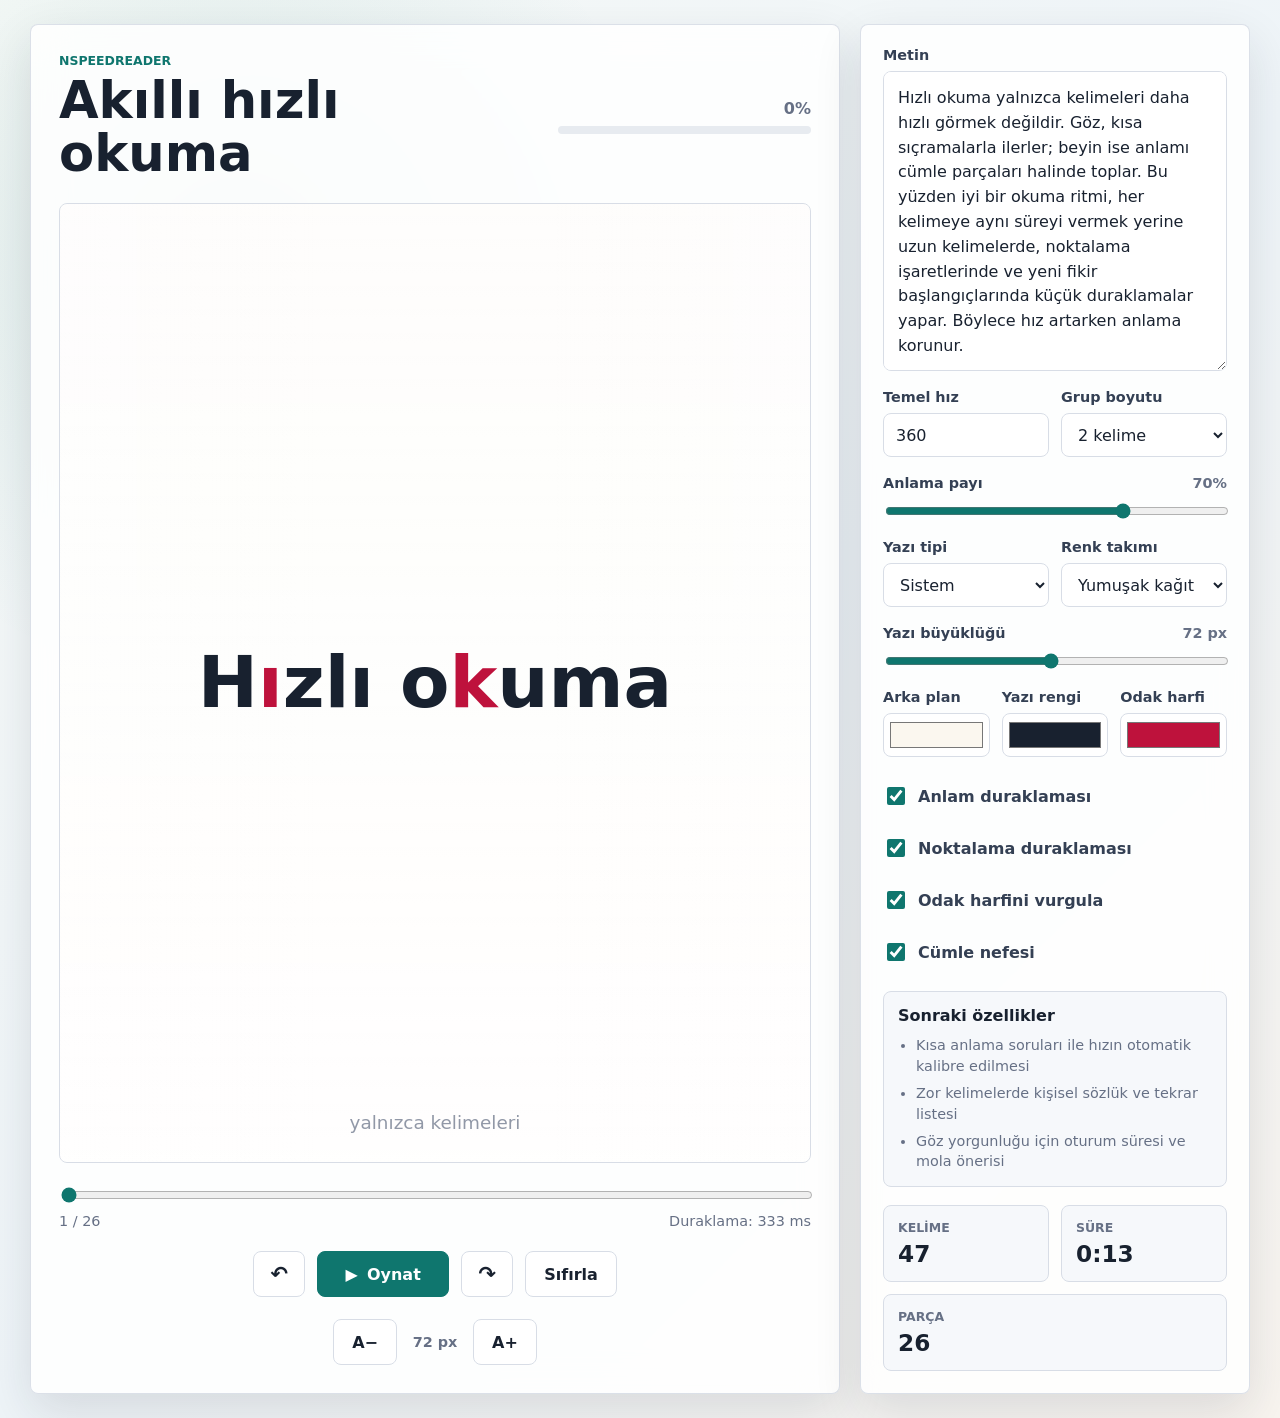
<file: index.html>
<!doctype html>
<html lang="tr">
  <head>
    <meta charset="utf-8" />
    <meta name="viewport" content="width=device-width, initial-scale=1" />
    <title>NSpeedReader</title>
    <link rel="stylesheet" href="styles.css" />
  </head>
  <body>
    <main class="app-shell">
      <section class="reader-panel" aria-label="Okuma paneli">
        <header class="topbar">
          <div>
            <p class="eyebrow">NSpeedReader</p>
            <h1>Akıllı hızlı okuma</h1>
          </div>
          <div class="progress-card" aria-label="İlerleme">
            <span id="progressLabel">0%</span>
            <div class="progress-track">
              <div id="progressBar" class="progress-fill"></div>
            </div>
          </div>
        </header>

        <div class="stage" aria-live="polite">
          <div id="previousText" class="context previous"></div>
          <div id="wordDisplay" class="word-display">Başlat</div>
          <div id="nextText" class="context next"></div>
        </div>

        <div class="timeline">
          <input id="positionSlider" type="range" min="0" max="0" value="0" aria-label="Konum" />
          <div class="meta-row">
            <span id="positionLabel">0 / 0</span>
            <span id="pauseLabel">Duraklama: 0 ms</span>
          </div>
        </div>

        <div class="controls" aria-label="Kontroller">
          <button id="backBtn" class="icon-button" type="button" title="Geri al" aria-label="Geri al">
            <span aria-hidden="true">↶</span>
          </button>
          <button id="playBtn" class="primary-button" type="button">
            <span id="playIcon" aria-hidden="true">▶</span>
            <span id="playText">Oynat</span>
          </button>
          <button id="forwardBtn" class="icon-button" type="button" title="İleri al" aria-label="İleri al">
            <span aria-hidden="true">↷</span>
          </button>
          <button id="resetBtn" class="ghost-button" type="button">Sıfırla</button>
        </div>

        <div class="quick-bar" aria-label="Hızlı ayarlar">
          <button id="fontDownBtn" class="ghost-button" type="button" aria-label="Yazıyı küçült">A−</button>
          <span id="quickFontSize" class="quick-size">72 px</span>
          <button id="fontUpBtn" class="ghost-button" type="button" aria-label="Yazıyı büyüt">A+</button>
          <button id="settingsToggle" class="ghost-button settings-toggle" type="button" aria-expanded="false" aria-controls="settingsPanel">☰ Ayarlar</button>
        </div>
      </section>

      <div id="settingsBackdrop" class="settings-backdrop" hidden></div>
      <aside id="settingsPanel" class="settings-panel" aria-label="Ayarlar">
        <div class="sheet-header">
          <strong>Ayarlar</strong>
          <button id="settingsClose" class="ghost-button" type="button" aria-label="Ayarları kapat">Kapat</button>
        </div>
        <label class="field-block">
          <span>Metin</span>
          <textarea id="sourceText" spellcheck="false"></textarea>
        </label>

        <div class="setting-grid">
          <label class="field-block">
            <span>Temel hız</span>
            <input id="wpmInput" type="number" min="80" max="900" step="10" value="360" />
          </label>
          <label class="field-block">
            <span>Grup boyutu</span>
            <select id="groupSize">
              <option value="1">1 kelime</option>
              <option value="2" selected>2 kelime</option>
              <option value="3">3 kelime</option>
              <option value="auto">Otomatik</option>
            </select>
          </label>
        </div>

        <div class="slider-block">
          <div class="slider-label">
            <span>Anlama payı</span>
            <strong id="comprehensionValue">70%</strong>
          </div>
          <input id="comprehensionInput" type="range" min="0" max="100" value="70" />
        </div>

        <div class="setting-grid">
          <label class="field-block">
            <span>Yazı tipi</span>
            <select id="fontFamilyInput">
              <option value="system" selected>Sistem</option>
              <option value="serif">Serif</option>
              <option value="mono">Mono</option>
              <option value="dyslexic">Disleksi dostu</option>
            </select>
          </label>
          <label class="field-block">
            <span>Renk takımı</span>
            <select id="themeInput">
              <option value="paper" selected>Yumuşak kağıt</option>
              <option value="warm">Sıcak krem</option>
              <option value="sage">Adaçayı</option>
              <option value="night">Gece</option>
              <option value="custom">Özel</option>
            </select>
          </label>
        </div>

        <div class="slider-block">
          <div class="slider-label">
            <span>Yazı büyüklüğü</span>
            <strong id="fontSizeValue">72 px</strong>
          </div>
          <input id="fontSizeInput" type="range" min="20" max="128" step="2" value="72" />
        </div>

        <div class="color-grid">
          <label class="field-block">
            <span>Arka plan</span>
            <input id="backgroundColorInput" type="color" value="#fbf7ef" />
          </label>
          <label class="field-block">
            <span>Yazı rengi</span>
            <input id="textColorInput" type="color" value="#18212f" />
          </label>
          <label class="field-block">
            <span>Odak harfi</span>
            <input id="focusColorInput" type="color" value="#be123c" />
          </label>
        </div>

        <div class="toggle-row">
          <label>
            <input id="semanticPauseInput" type="checkbox" checked />
            <span>Anlam duraklaması</span>
          </label>
          <label>
            <input id="punctuationPauseInput" type="checkbox" checked />
            <span>Noktalama duraklaması</span>
          </label>
          <label>
            <input id="focusLetterInput" type="checkbox" checked />
            <span>Odak harfini vurgula</span>
          </label>
          <label>
            <input id="breathingPauseInput" type="checkbox" checked />
            <span>Cümle nefesi</span>
          </label>
        </div>

        <section class="suggestion-panel" aria-label="Geliştirme önerileri">
          <h2>Sonraki özellikler</h2>
          <ul>
            <li>Kısa anlama soruları ile hızın otomatik kalibre edilmesi</li>
            <li>Zor kelimelerde kişisel sözlük ve tekrar listesi</li>
            <li>Göz yorgunluğu için oturum süresi ve mola önerisi</li>
          </ul>
        </section>

        <div class="stats-grid" aria-label="Okuma istatistikleri">
          <div>
            <span>Kelime</span>
            <strong id="wordCount">0</strong>
          </div>
          <div>
            <span>Süre</span>
            <strong id="durationLabel">0:00</strong>
          </div>
          <div>
            <span>Parça</span>
            <strong id="chunkCount">0</strong>
          </div>
        </div>
      </aside>
    </main>

    <script src="app.js"></script>
  </body>
</html>
</file>
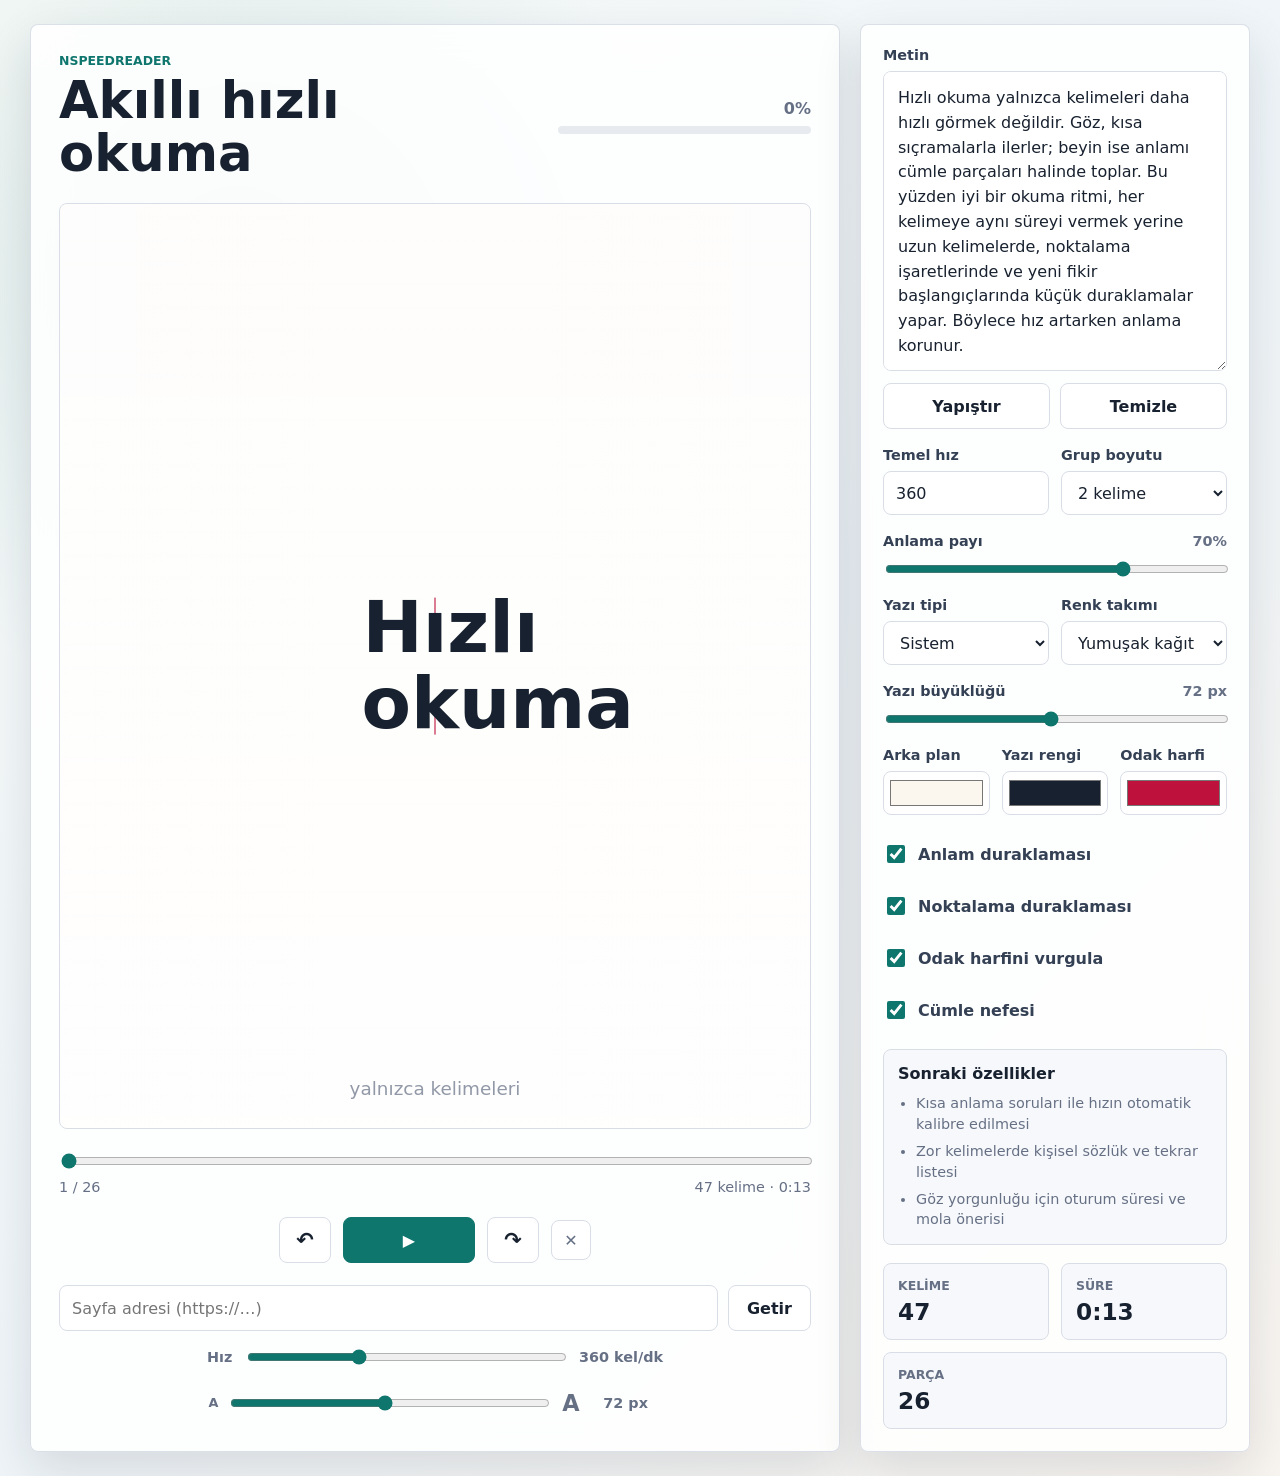
<file: public/index.html>
<!doctype html>
<html lang="tr">
  <head>
    <meta charset="utf-8" />
    <meta name="viewport" content="width=device-width, initial-scale=1" />
    <title>NSpeedReader</title>
    <link rel="stylesheet" href="styles.css" />
  </head>
  <body>
    <main class="app-shell">
      <section class="reader-panel" aria-label="Okuma paneli">
        <header class="topbar">
          <div>
            <p class="eyebrow">NSpeedReader</p>
            <h1>Akıllı hızlı okuma</h1>
          </div>
          <div class="progress-card" aria-label="İlerleme">
            <span id="progressLabel">0%</span>
            <div class="progress-track">
              <div id="progressBar" class="progress-fill"></div>
            </div>
          </div>
        </header>

        <div class="stage" aria-live="polite">
          <div id="previousText" class="context previous"></div>
          <div id="wordDisplay" class="word-display">Başlat</div>
          <div id="nextText" class="context next"></div>
        </div>

        <div class="timeline">
          <input id="positionSlider" type="range" min="0" max="0" value="0" aria-label="Konum" />
          <div class="meta-row">
            <span id="positionLabel">0 / 0</span>
            <span id="miniStats" class="mini-stats">0 kelime · 0:00</span>
          </div>
        </div>

        <div class="controls" aria-label="Kontroller">
          <button id="backBtn" class="icon-button" type="button" title="Geri al" aria-label="Geri al">
            <span aria-hidden="true">↶</span>
          </button>
          <button id="playBtn" class="primary-button" type="button" title="Oynat / Duraklat" aria-label="Oynat">
            <span id="playIcon" aria-hidden="true">▶</span>
          </button>
          <button id="forwardBtn" class="icon-button" type="button" title="İleri al" aria-label="İleri al">
            <span aria-hidden="true">↷</span>
          </button>
          <button id="resetBtn" class="icon-button reset-button" type="button" title="Sıfırla: metni temizle" aria-label="Sıfırla">
            <span aria-hidden="true">✕</span>
          </button>
        </div>

        <div class="quick-bar" aria-label="Hızlı ayarlar">
          <div class="url-import">
          <input id="urlInput" type="url" inputmode="url" autocomplete="off" placeholder="Sayfa adresi (https://…)" aria-label="Sayfa adresi" />
          <button id="urlBtn" class="ghost-button" type="button">Getir</button>
        </div>
        <p id="urlStatus" class="url-status" role="status" hidden></p>
          <div class="quick-row">
            <span class="quick-label">Hız</span>
            <input id="quickWpmRange" class="quick-range" type="range" min="80" max="900" step="10" value="360" aria-label="Okuma hızı" />
            <span id="quickWpm" class="quick-size">360 kel/dk</span>
          </div>
          <div class="quick-row">
            <span class="quick-a quick-a-small" aria-hidden="true">A</span>
            <input id="quickFontRange" class="quick-range" type="range" min="20" max="128" step="2" value="72" aria-label="Yazı büyüklüğü" />
            <span class="quick-a quick-a-big" aria-hidden="true">A</span>
            <span id="quickFontSize" class="quick-size">72 px</span>
            <button id="settingsToggle" class="ghost-button settings-toggle" type="button" aria-expanded="false" aria-controls="settingsPanel" aria-label="Ayarlar">☰</button>
          </div>
        </div>
      </section>

      <div id="settingsBackdrop" class="settings-backdrop" hidden></div>
      <aside id="settingsPanel" class="settings-panel" aria-label="Ayarlar">
        <div class="sheet-header">
          <strong>Ayarlar</strong>
          <button id="settingsClose" class="ghost-button" type="button" aria-label="Ayarları kapat">Kapat</button>
        </div>
        <label class="field-block">
          <span>Metin</span>
          <textarea id="sourceText" spellcheck="false" placeholder="Okumak istediğiniz metni buraya yapıştırın…"></textarea>
        </label>
        <div class="text-actions">
          <button id="pasteBtn" class="ghost-button" type="button">Yapıştır</button>
          <button id="clearBtn" class="ghost-button" type="button">Temizle</button>
        </div>

        <div class="setting-grid">
          <label class="field-block">
            <span>Temel hız</span>
            <input id="wpmInput" type="number" min="80" max="900" step="10" value="360" />
          </label>
          <label class="field-block">
            <span>Grup boyutu</span>
            <select id="groupSize">
              <option value="1">1 kelime</option>
              <option value="2" selected>2 kelime</option>
              <option value="3">3 kelime</option>
              <option value="auto">Otomatik</option>
            </select>
          </label>
        </div>

        <div class="slider-block">
          <div class="slider-label">
            <span>Anlama payı</span>
            <strong id="comprehensionValue">70%</strong>
          </div>
          <input id="comprehensionInput" type="range" min="0" max="100" value="70" />
        </div>

        <div class="setting-grid">
          <label class="field-block">
            <span>Yazı tipi</span>
            <select id="fontFamilyInput">
              <option value="system" selected>Sistem</option>
              <option value="serif">Serif</option>
              <option value="mono">Mono</option>
              <option value="dyslexic">Disleksi dostu</option>
            </select>
          </label>
          <label class="field-block">
            <span>Renk takımı</span>
            <select id="themeInput">
              <option value="paper" selected>Yumuşak kağıt</option>
              <option value="warm">Sıcak krem</option>
              <option value="sage">Adaçayı</option>
              <option value="night">Gece</option>
              <option value="custom">Özel</option>
            </select>
          </label>
        </div>

        <div class="slider-block">
          <div class="slider-label">
            <span>Yazı büyüklüğü</span>
            <strong id="fontSizeValue">72 px</strong>
          </div>
          <input id="fontSizeInput" type="range" min="20" max="128" step="2" value="72" />
        </div>

        <div class="color-grid">
          <label class="field-block">
            <span>Arka plan</span>
            <input id="backgroundColorInput" type="color" value="#fbf7ef" />
          </label>
          <label class="field-block">
            <span>Yazı rengi</span>
            <input id="textColorInput" type="color" value="#18212f" />
          </label>
          <label class="field-block">
            <span>Odak harfi</span>
            <input id="focusColorInput" type="color" value="#be123c" />
          </label>
        </div>

        <div class="toggle-row">
          <label>
            <input id="semanticPauseInput" type="checkbox" checked />
            <span>Anlam duraklaması</span>
          </label>
          <label>
            <input id="punctuationPauseInput" type="checkbox" checked />
            <span>Noktalama duraklaması</span>
          </label>
          <label>
            <input id="focusLetterInput" type="checkbox" checked />
            <span>Odak harfini vurgula</span>
          </label>
          <label>
            <input id="breathingPauseInput" type="checkbox" checked />
            <span>Cümle nefesi</span>
          </label>
        </div>

        <section class="suggestion-panel" aria-label="Geliştirme önerileri">
          <h2>Sonraki özellikler</h2>
          <ul>
            <li>Kısa anlama soruları ile hızın otomatik kalibre edilmesi</li>
            <li>Zor kelimelerde kişisel sözlük ve tekrar listesi</li>
            <li>Göz yorgunluğu için oturum süresi ve mola önerisi</li>
          </ul>
        </section>

        <div class="stats-grid" aria-label="Okuma istatistikleri">
          <div>
            <span>Kelime</span>
            <strong id="wordCount">0</strong>
          </div>
          <div>
            <span>Süre</span>
            <strong id="durationLabel">0:00</strong>
          </div>
          <div>
            <span>Parça</span>
            <strong id="chunkCount">0</strong>
          </div>
        </div>
      </aside>
    </main>

    <script src="app.js"></script>
  </body>
</html>
</file>
<file: styles.css>
:root {
  color-scheme: light;
  --ink: #18212f;
  --muted: #667085;
  --line: #d8dde6;
  --surface: #f6f8fb;
  --panel: #ffffff;
  --page-start: #f7faf8;
  --page-mid: #eef4f8;
  --page-end: #f8f4ef;
  --reader-bg: #fbf7ef;
  --reader-text: #18212f;
  --reader-context: rgba(102, 112, 133, 0.72);
  --focus-letter: #be123c;
  --reader-font: Inter, ui-sans-serif, system-ui, -apple-system, BlinkMacSystemFont, "Segoe UI", sans-serif;
  --reader-size: 72px;
  --accent: #0f766e;
  --accent-strong: #115e59;
  --warm: #d97706;
  --danger: #be123c;
  --shadow: 0 18px 48px rgba(21, 32, 50, 0.12);
}

* {
  box-sizing: border-box;
}

body {
  margin: 0;
  min-height: 100vh;
  font-family: Inter, ui-sans-serif, system-ui, -apple-system, BlinkMacSystemFont, "Segoe UI", sans-serif;
  color: var(--ink);
  background:
    radial-gradient(circle at 18% 18%, rgba(15, 118, 110, 0.12), transparent 28%),
    linear-gradient(135deg, var(--page-start) 0%, var(--page-mid) 52%, var(--page-end) 100%);
}

button,
input,
textarea,
select {
  font: inherit;
}

button {
  cursor: pointer;
}

.app-shell {
  width: min(1220px, calc(100vw - 32px));
  min-height: calc(100vh - 48px);
  margin: 24px auto;
  display: grid;
  grid-template-columns: minmax(0, 1fr) 390px;
  gap: 20px;
  align-items: stretch;
}

.reader-panel,
.settings-panel {
  background: rgba(255, 255, 255, 0.86);
  border: 1px solid rgba(216, 221, 230, 0.9);
  box-shadow: var(--shadow);
  backdrop-filter: blur(18px);
}

.reader-panel {
  min-height: 680px;
  border-radius: 8px;
  padding: 28px;
  display: grid;
  grid-template-rows: auto minmax(260px, 1fr) auto auto;
  gap: 22px;
}

.settings-panel {
  border-radius: 8px;
  padding: 22px;
  display: flex;
  flex-direction: column;
  gap: 18px;
}

.topbar {
  display: flex;
  align-items: center;
  justify-content: space-between;
  gap: 20px;
}

.eyebrow {
  margin: 0 0 6px;
  color: var(--accent);
  font-size: 0.78rem;
  font-weight: 800;
  text-transform: uppercase;
}

h1 {
  margin: 0;
  font-size: clamp(1.85rem, 4vw, 3.3rem);
  line-height: 1.04;
  letter-spacing: 0;
}

.progress-card {
  width: min(260px, 35vw);
  display: grid;
  gap: 8px;
  color: var(--muted);
  font-weight: 700;
  text-align: right;
}

.progress-track {
  height: 8px;
  background: #e7ebf0;
  border-radius: 999px;
  overflow: hidden;
}

.progress-fill {
  width: 0%;
  height: 100%;
  background: linear-gradient(90deg, var(--accent), var(--warm));
}

.stage {
  position: relative;
  border-radius: 8px;
  border: 1px solid var(--line);
  background:
    linear-gradient(180deg, rgba(255, 255, 255, 0.78), rgba(255, 255, 255, 0.94)),
    linear-gradient(0deg, var(--reader-bg), var(--reader-bg));
  display: grid;
  place-items: center;
  padding: 38px;
  overflow: hidden;
}

.stage::before {
  content: "";
  position: absolute;
  inset: 0;
  pointer-events: none;
  background:
    linear-gradient(90deg, rgba(255, 255, 255, 0.24), transparent 34%, transparent 66%, rgba(255, 255, 255, 0.24)),
    linear-gradient(180deg, rgba(255, 255, 255, 0.16), transparent 28%, transparent 72%, rgba(255, 255, 255, 0.16));
}

.word-display {
  position: relative;
  z-index: 1;
  width: 100%;
  min-height: 120px;
  display: flex;
  flex-wrap: wrap;
  align-items: center;
  justify-content: center;
  text-align: center;
  color: var(--reader-text);
  font-family: var(--reader-font);
  font-size: clamp(20px, var(--reader-size), 128px);
  font-weight: 850;
  line-height: 1.05;
  letter-spacing: 0;
  overflow-wrap: anywhere;
}

.word-token {
  display: inline-block;
  white-space: nowrap;
}

.word-space {
  display: inline-block;
  width: 0.36em;
}

.focus-letter {
  color: var(--focus-letter);
}

.context {
  position: absolute;
  z-index: 1;
  left: 30px;
  right: 30px;
  color: var(--reader-context);
  font-family: var(--reader-font);
  font-size: clamp(0.95rem, 2vw, 1.15rem);
  text-align: center;
  min-height: 28px;
  white-space: nowrap;
  overflow: hidden;
  text-overflow: ellipsis;
}

.previous {
  top: 22px;
}

.next {
  bottom: 22px;
}

.timeline {
  display: grid;
  gap: 8px;
}

input[type="range"] {
  width: 100%;
  accent-color: var(--accent);
}

.meta-row,
.slider-label {
  display: flex;
  justify-content: space-between;
  gap: 12px;
  color: var(--muted);
  font-size: 0.9rem;
}

.controls {
  display: flex;
  align-items: center;
  justify-content: center;
  gap: 12px;
  flex-wrap: wrap;
}

.icon-button,
.primary-button,
.ghost-button {
  min-height: 46px;
  border-radius: 8px;
  border: 1px solid var(--line);
  background: #fff;
  color: var(--ink);
  font-weight: 800;
  transition: transform 160ms ease, background 160ms ease, border-color 160ms ease;
}

.icon-button {
  width: 52px;
  font-size: 1.3rem;
}

.primary-button {
  min-width: 132px;
  display: inline-flex;
  align-items: center;
  justify-content: center;
  gap: 9px;
  background: var(--accent);
  border-color: var(--accent);
  color: #fff;
}

.ghost-button {
  padding: 0 18px;
}

.icon-button:hover,
.primary-button:hover,
.ghost-button:hover {
  transform: translateY(-1px);
  border-color: var(--accent);
}

.primary-button:hover {
  background: var(--accent-strong);
}

.field-block {
  display: grid;
  gap: 8px;
}

.field-block span,
.slider-label span {
  color: #344054;
  font-size: 0.9rem;
  font-weight: 800;
}

textarea,
select,
input[type="number"],
input[type="color"] {
  width: 100%;
  border: 1px solid var(--line);
  border-radius: 8px;
  background: #fff;
  color: var(--ink);
  outline: none;
}

textarea {
  min-height: 300px;
  resize: vertical;
  padding: 14px;
  line-height: 1.55;
}

select,
input[type="number"],
input[type="color"] {
  min-height: 44px;
  padding: 0 12px;
}

input[type="color"] {
  padding: 4px;
}

textarea:focus,
select:focus,
input[type="number"]:focus,
input[type="color"]:focus {
  border-color: var(--accent);
  box-shadow: 0 0 0 3px rgba(15, 118, 110, 0.12);
}

.setting-grid,
.stats-grid,
.color-grid {
  display: grid;
  grid-template-columns: 1fr 1fr;
  gap: 12px;
}

.color-grid {
  grid-template-columns: repeat(3, 1fr);
}

.slider-block {
  display: grid;
  gap: 10px;
}

.toggle-row {
  display: grid;
  gap: 10px;
}

.toggle-row label {
  display: flex;
  align-items: center;
  gap: 10px;
  min-height: 42px;
  color: #344054;
  font-weight: 700;
}

.toggle-row input {
  width: 18px;
  height: 18px;
  accent-color: var(--accent);
}

.stats-grid {
  margin-top: auto;
}

.suggestion-panel {
  border: 1px solid var(--line);
  border-radius: 8px;
  padding: 14px;
  background: var(--surface);
}

.suggestion-panel h2 {
  margin: 0 0 10px;
  font-size: 1rem;
}

.suggestion-panel ul {
  margin: 0;
  padding-left: 18px;
  color: var(--muted);
  font-size: 0.9rem;
  line-height: 1.45;
}

.suggestion-panel li + li {
  margin-top: 6px;
}

.stats-grid div {
  border: 1px solid var(--line);
  border-radius: 8px;
  padding: 14px;
  background: var(--surface);
}

.stats-grid span {
  display: block;
  color: var(--muted);
  font-size: 0.78rem;
  font-weight: 800;
  text-transform: uppercase;
}

.stats-grid strong {
  display: block;
  margin-top: 5px;
  font-size: 1.45rem;
}

.stats-grid div:last-child {
  grid-column: 1 / -1;
}

.quick-bar {
  display: flex;
  align-items: center;
  justify-content: center;
  gap: 10px;
}

.quick-bar .ghost-button {
  min-width: 52px;
}

.quick-size {
  min-width: 56px;
  text-align: center;
  color: var(--muted);
  font-weight: 700;
  font-size: 0.9rem;
}

.settings-toggle,
.sheet-header,
.settings-backdrop {
  display: none;
}

@media (max-width: 940px) {
  .app-shell {
    grid-template-columns: 1fr;
  }

  .reader-panel {
    min-height: 560px;
  }

  .settings-toggle {
    display: inline-flex;
    align-items: center;
    margin-left: auto;
  }

  .settings-panel {
    position: fixed;
    left: 0;
    right: 0;
    bottom: 0;
    z-index: 20;
    max-height: 42vh;
    overflow-y: auto;
    overscroll-behavior: contain;
    border-radius: 16px 16px 0 0;
    background: var(--panel);
    transform: translateY(105%);
    visibility: hidden;
    transition: transform 220ms ease, visibility 220ms;
  }

  .settings-open .settings-panel {
    transform: translateY(0);
    visibility: visible;
  }

  .sheet-header {
    position: sticky;
    top: -22px;
    margin: -22px -22px 0;
    padding: 14px 22px;
    display: flex;
    align-items: center;
    justify-content: space-between;
    background: var(--panel);
    border-bottom: 1px solid var(--line);
    z-index: 1;
  }

  .settings-backdrop {
    position: fixed;
    inset: 0;
    z-index: 10;
    background: transparent;
  }

  .settings-open .settings-backdrop:not([hidden]) {
    display: block;
  }
}

@media (max-width: 620px) {
  .app-shell {
    width: min(100vw - 20px, 1220px);
    margin: 10px auto;
  }

  .reader-panel,
  .settings-panel {
    padding: 16px;
  }

  .reader-panel {
    min-height: calc(100vh - 20px);
    grid-template-rows: auto minmax(200px, 1fr) auto auto auto;
    gap: 16px;
  }

  .sheet-header {
    top: -16px;
    margin: -16px -16px 0;
    padding: 12px 16px;
  }

  .quick-bar {
    flex-wrap: wrap;
  }

  h1 {
    font-size: 1.5rem;
  }

  .word-space {
    width: 0.3em;
  }

  .topbar {
    align-items: flex-start;
    flex-direction: column;
  }

  .progress-card {
    width: 100%;
    text-align: left;
  }

  .stage {
    padding: 28px 18px;
  }

  .context {
    left: 18px;
    right: 18px;
  }

  .setting-grid {
    grid-template-columns: 1fr;
  }

  .color-grid {
    grid-template-columns: 1fr;
  }
}
</file>
<file: public/styles.css>
:root {
  color-scheme: light;
  --ink: #18212f;
  --muted: #667085;
  --line: #d8dde6;
  --surface: #f6f8fb;
  --panel: #ffffff;
  --page-start: #f7faf8;
  --page-mid: #eef4f8;
  --page-end: #f8f4ef;
  --reader-bg: #fbf7ef;
  --reader-text: #18212f;
  --reader-context: rgba(102, 112, 133, 0.72);
  --focus-letter: #be123c;
  --reader-font: Inter, ui-sans-serif, system-ui, -apple-system, BlinkMacSystemFont, "Segoe UI", sans-serif;
  --reader-size: 72px;
  --accent: #0f766e;
  --accent-strong: #115e59;
  --warm: #d97706;
  --danger: #be123c;
  --shadow: 0 18px 48px rgba(21, 32, 50, 0.12);
}

* {
  box-sizing: border-box;
}

body {
  margin: 0;
  min-height: 100vh;
  font-family: Inter, ui-sans-serif, system-ui, -apple-system, BlinkMacSystemFont, "Segoe UI", sans-serif;
  color: var(--ink);
  background:
    radial-gradient(circle at 18% 18%, rgba(15, 118, 110, 0.12), transparent 28%),
    linear-gradient(135deg, var(--page-start) 0%, var(--page-mid) 52%, var(--page-end) 100%);
}

button,
input,
textarea,
select {
  font: inherit;
}

button {
  cursor: pointer;
}

button,
input,
select,
textarea,
label {
  touch-action: manipulation;
}

.text-actions {
  display: flex;
  gap: 10px;
  margin-top: -6px;
}

.text-actions .ghost-button {
  flex: 1;
}

.app-shell {
  width: min(1220px, calc(100vw - 32px));
  min-height: calc(100vh - 48px);
  margin: 24px auto;
  display: grid;
  grid-template-columns: minmax(0, 1fr) 390px;
  gap: 20px;
  align-items: stretch;
}

.reader-panel,
.settings-panel {
  background: rgba(255, 255, 255, 0.86);
  border: 1px solid rgba(216, 221, 230, 0.9);
  box-shadow: var(--shadow);
  backdrop-filter: blur(18px);
}

.reader-panel {
  min-height: 680px;
  border-radius: 8px;
  padding: 28px;
  display: grid;
  grid-template-rows: auto minmax(260px, 1fr) auto auto;
  gap: 22px;
}

.settings-panel {
  border-radius: 8px;
  padding: 22px;
  display: flex;
  flex-direction: column;
  gap: 18px;
}

.topbar {
  display: flex;
  align-items: center;
  justify-content: space-between;
  gap: 20px;
}

.eyebrow {
  margin: 0 0 6px;
  color: var(--accent);
  font-size: 0.78rem;
  font-weight: 800;
  text-transform: uppercase;
}

h1 {
  margin: 0;
  font-size: clamp(1.85rem, 4vw, 3.3rem);
  line-height: 1.04;
  letter-spacing: 0;
}

.progress-card {
  width: min(260px, 35vw);
  display: grid;
  gap: 8px;
  color: var(--muted);
  font-weight: 700;
  text-align: right;
}

.progress-track {
  height: 8px;
  background: #e7ebf0;
  border-radius: 999px;
  overflow: hidden;
}

.progress-fill {
  width: 0%;
  height: 100%;
  background: linear-gradient(90deg, var(--accent), var(--warm));
}

.stage {
  position: relative;
  border-radius: 8px;
  border: 1px solid var(--line);
  background:
    linear-gradient(180deg, rgba(255, 255, 255, 0.78), rgba(255, 255, 255, 0.94)),
    linear-gradient(0deg, var(--reader-bg), var(--reader-bg));
  display: grid;
  place-items: center;
  padding: 38px;
  overflow: hidden;
}

.stage::before {
  content: "";
  position: absolute;
  inset: 0;
  pointer-events: none;
  background:
    linear-gradient(90deg, rgba(255, 255, 255, 0.24), transparent 34%, transparent 66%, rgba(255, 255, 255, 0.24)),
    linear-gradient(180deg, rgba(255, 255, 255, 0.16), transparent 28%, transparent 72%, rgba(255, 255, 255, 0.16));
}

.word-display {
  position: relative;
  z-index: 1;
  width: 100%;
  min-height: 120px;
  display: flex;
  flex-wrap: wrap;
  align-items: center;
  justify-content: center;
  text-align: center;
  color: var(--reader-text);
  font-family: var(--reader-font);
  font-size: clamp(20px, var(--reader-size), 128px);
  font-weight: 850;
  line-height: 1.05;
  letter-spacing: 0;
  overflow-wrap: anywhere;
}

.word-token {
  display: inline-block;
  white-space: nowrap;
}

.word-space {
  display: inline-block;
  width: 0.36em;
}

/* Sabit odak: kelimenin odak harfi her zaman ekranın tam ortasında durur,
   renk değişmez; üst/alt işaretler gözü tek noktaya sabitler. */
.word-display.pivot-mode {
  flex-direction: column;
  flex-wrap: nowrap;
}

.pivot-row {
  display: grid;
  grid-template-columns: 1fr auto 1fr;
  align-items: center;
  width: 100%;
}

.pivot-before { text-align: right; white-space: pre; }
.pivot-after { text-align: left; white-space: pre; }
.pivot-letter { text-align: center; }

.stage:has(.pivot-mode)::after {
  content: "";
  position: absolute;
  left: 50%;
  top: 50%;
  width: 2px;
  height: min(calc(var(--reader-size) * 1.9), 90%);
  transform: translate(-50%, -50%);
  pointer-events: none;
  z-index: 0;
  background: linear-gradient(180deg, var(--focus-letter) 0 14%, transparent 14% 86%, var(--focus-letter) 86% 100%);
  opacity: 0.55;
}

.context {
  position: absolute;
  z-index: 1;
  left: 30px;
  right: 30px;
  color: var(--reader-context);
  font-family: var(--reader-font);
  font-size: clamp(0.95rem, 2vw, 1.15rem);
  text-align: center;
  min-height: 28px;
  white-space: nowrap;
  overflow: hidden;
  text-overflow: ellipsis;
}

.previous {
  top: 22px;
}

.next {
  bottom: 22px;
}

.timeline {
  display: grid;
  gap: 8px;
}

input[type="range"] {
  width: 100%;
  accent-color: var(--accent);
}

.meta-row,
.slider-label {
  display: flex;
  justify-content: space-between;
  gap: 12px;
  color: var(--muted);
  font-size: 0.9rem;
}

.controls {
  display: flex;
  align-items: center;
  justify-content: center;
  gap: 12px;
  flex-wrap: wrap;
}

.icon-button,
.primary-button,
.ghost-button {
  min-height: 46px;
  border-radius: 8px;
  border: 1px solid var(--line);
  background: #fff;
  color: var(--ink);
  font-weight: 800;
  transition: transform 160ms ease, background 160ms ease, border-color 160ms ease;
}

.icon-button {
  width: 52px;
  font-size: 1.3rem;
}

.primary-button {
  min-width: 132px;
  display: inline-flex;
  align-items: center;
  justify-content: center;
  gap: 9px;
  background: var(--accent);
  border-color: var(--accent);
  color: #fff;
}

.ghost-button {
  padding: 0 18px;
}

.icon-button:hover,
.primary-button:hover,
.ghost-button:hover {
  transform: translateY(-1px);
  border-color: var(--accent);
}

.primary-button:hover {
  background: var(--accent-strong);
}

.field-block {
  display: grid;
  gap: 8px;
}

.field-block span,
.slider-label span {
  color: #344054;
  font-size: 0.9rem;
  font-weight: 800;
}

textarea,
select,
input[type="number"],
input[type="color"] {
  width: 100%;
  border: 1px solid var(--line);
  border-radius: 8px;
  background: #fff;
  color: var(--ink);
  outline: none;
}

textarea {
  min-height: 300px;
  resize: vertical;
  padding: 14px;
  line-height: 1.55;
}

select,
input[type="number"],
input[type="color"] {
  min-height: 44px;
  padding: 0 12px;
}

input[type="color"] {
  padding: 4px;
}

textarea:focus,
select:focus,
input[type="number"]:focus,
input[type="color"]:focus {
  border-color: var(--accent);
  box-shadow: 0 0 0 3px rgba(15, 118, 110, 0.12);
}

.setting-grid,
.stats-grid,
.color-grid {
  display: grid;
  grid-template-columns: 1fr 1fr;
  gap: 12px;
}

.color-grid {
  grid-template-columns: repeat(3, 1fr);
}

.slider-block {
  display: grid;
  gap: 10px;
}

.toggle-row {
  display: grid;
  gap: 10px;
}

.toggle-row label {
  display: flex;
  align-items: center;
  gap: 10px;
  min-height: 42px;
  color: #344054;
  font-weight: 700;
}

.toggle-row input {
  width: 18px;
  height: 18px;
  accent-color: var(--accent);
}

.stats-grid {
  margin-top: auto;
}

.suggestion-panel {
  border: 1px solid var(--line);
  border-radius: 8px;
  padding: 14px;
  background: var(--surface);
}

.suggestion-panel h2 {
  margin: 0 0 10px;
  font-size: 1rem;
}

.suggestion-panel ul {
  margin: 0;
  padding-left: 18px;
  color: var(--muted);
  font-size: 0.9rem;
  line-height: 1.45;
}

.suggestion-panel li + li {
  margin-top: 6px;
}

.stats-grid div {
  border: 1px solid var(--line);
  border-radius: 8px;
  padding: 14px;
  background: var(--surface);
}

.stats-grid span {
  display: block;
  color: var(--muted);
  font-size: 0.78rem;
  font-weight: 800;
  text-transform: uppercase;
}

.stats-grid strong {
  display: block;
  margin-top: 5px;
  font-size: 1.45rem;
}

.stats-grid div:last-child {
  grid-column: 1 / -1;
}

.quick-bar {
  display: grid;
  gap: 6px;
}

.quick-row {
  display: flex;
  align-items: center;
  justify-content: center;
  gap: 10px;
}

.quick-label {
  min-width: 28px;
  color: var(--muted);
  font-weight: 800;
  font-size: 0.9rem;
}

.quick-row .settings-toggle {
  min-width: 46px;
  min-height: 40px;
  padding: 0 12px;
}

.mini-stats {
  font-variant-numeric: tabular-nums;
}

.reset-button {
  width: 40px;
  min-height: 40px;
  font-size: 1rem;
  color: var(--muted);
}

.url-import {
  display: flex;
  gap: 10px;
}

.url-import input {
  flex: 1;
  min-width: 0;
  min-height: 46px;
  padding: 0 12px;
  border: 1px solid var(--line);
  border-radius: 8px;
  font: inherit;
}

.url-status {
  margin: -6px 0 0;
  color: var(--muted);
  font-size: 0.85rem;
}

.quick-range {
  flex: 1 1 140px;
  max-width: 320px;
  min-width: 100px;
  height: 36px;
}

.quick-a {
  color: var(--muted);
  font-weight: 800;
  line-height: 1;
}

.quick-a-small {
  font-size: 0.8rem;
}

.quick-a-big {
  font-size: 1.4rem;
}

.quick-size {
  min-width: 72px;
  text-align: center;
  color: var(--muted);
  font-weight: 700;
  font-size: 0.9rem;
}

.settings-toggle,
.sheet-header,
.settings-backdrop {
  display: none;
}

@media (max-width: 940px) {
  .app-shell {
    grid-template-columns: 1fr;
  }

  .reader-panel {
    min-height: 560px;
  }

  .settings-toggle {
    display: inline-flex;
    align-items: center;
    justify-content: center;
  }

  .settings-panel {
    position: fixed;
    left: 0;
    right: 0;
    bottom: 0;
    z-index: 20;
    max-height: 42vh;
    overflow-y: auto;
    overscroll-behavior: contain;
    border-radius: 16px 16px 0 0;
    background: var(--panel);
    transform: translateY(105%);
    visibility: hidden;
    transition: transform 220ms ease, visibility 220ms;
  }

  .settings-open .settings-panel {
    transform: translateY(0);
    visibility: visible;
  }

  .sheet-header {
    position: sticky;
    top: -22px;
    margin: -22px -22px 0;
    padding: 14px 22px;
    display: flex;
    align-items: center;
    justify-content: space-between;
    background: var(--panel);
    border-bottom: 1px solid var(--line);
    z-index: 1;
  }

  .settings-backdrop {
    position: fixed;
    inset: 0;
    z-index: 10;
    background: transparent;
  }

  .settings-open .settings-backdrop:not([hidden]) {
    display: block;
  }
}

@media (max-width: 620px) {
  .app-shell {
    width: min(100vw - 20px, 1220px);
    margin: 10px auto;
  }

  .reader-panel,
  .settings-panel {
    padding: 16px;
  }

  body {
    min-height: 0;
    display: flow-root;
  }

  .app-shell {
    min-height: 0;
    height: calc(100dvh - 20px);
  }

  .reader-panel {
    min-height: 0;
    height: 100%;
    grid-template-rows: auto minmax(0, 1fr) auto auto auto;
    gap: 12px;
    padding: 14px;
  }

  .topbar {
    gap: 8px;
  }

  .eyebrow {
    display: none;
  }

  .sheet-header {
    top: -16px;
    margin: -16px -16px 0;
    padding: 12px 16px;
  }

  h1 {
    font-size: 1.5rem;
  }

  .word-space {
    width: 0.3em;
  }

  .topbar {
    align-items: flex-start;
    flex-direction: column;
  }

  .progress-card {
    width: 100%;
    text-align: left;
  }

  .stage {
    padding: 28px 18px;
  }

  .context {
    left: 18px;
    right: 18px;
  }

  .setting-grid {
    grid-template-columns: 1fr;
  }

  .color-grid {
    grid-template-columns: 1fr;
  }
}
</file>
